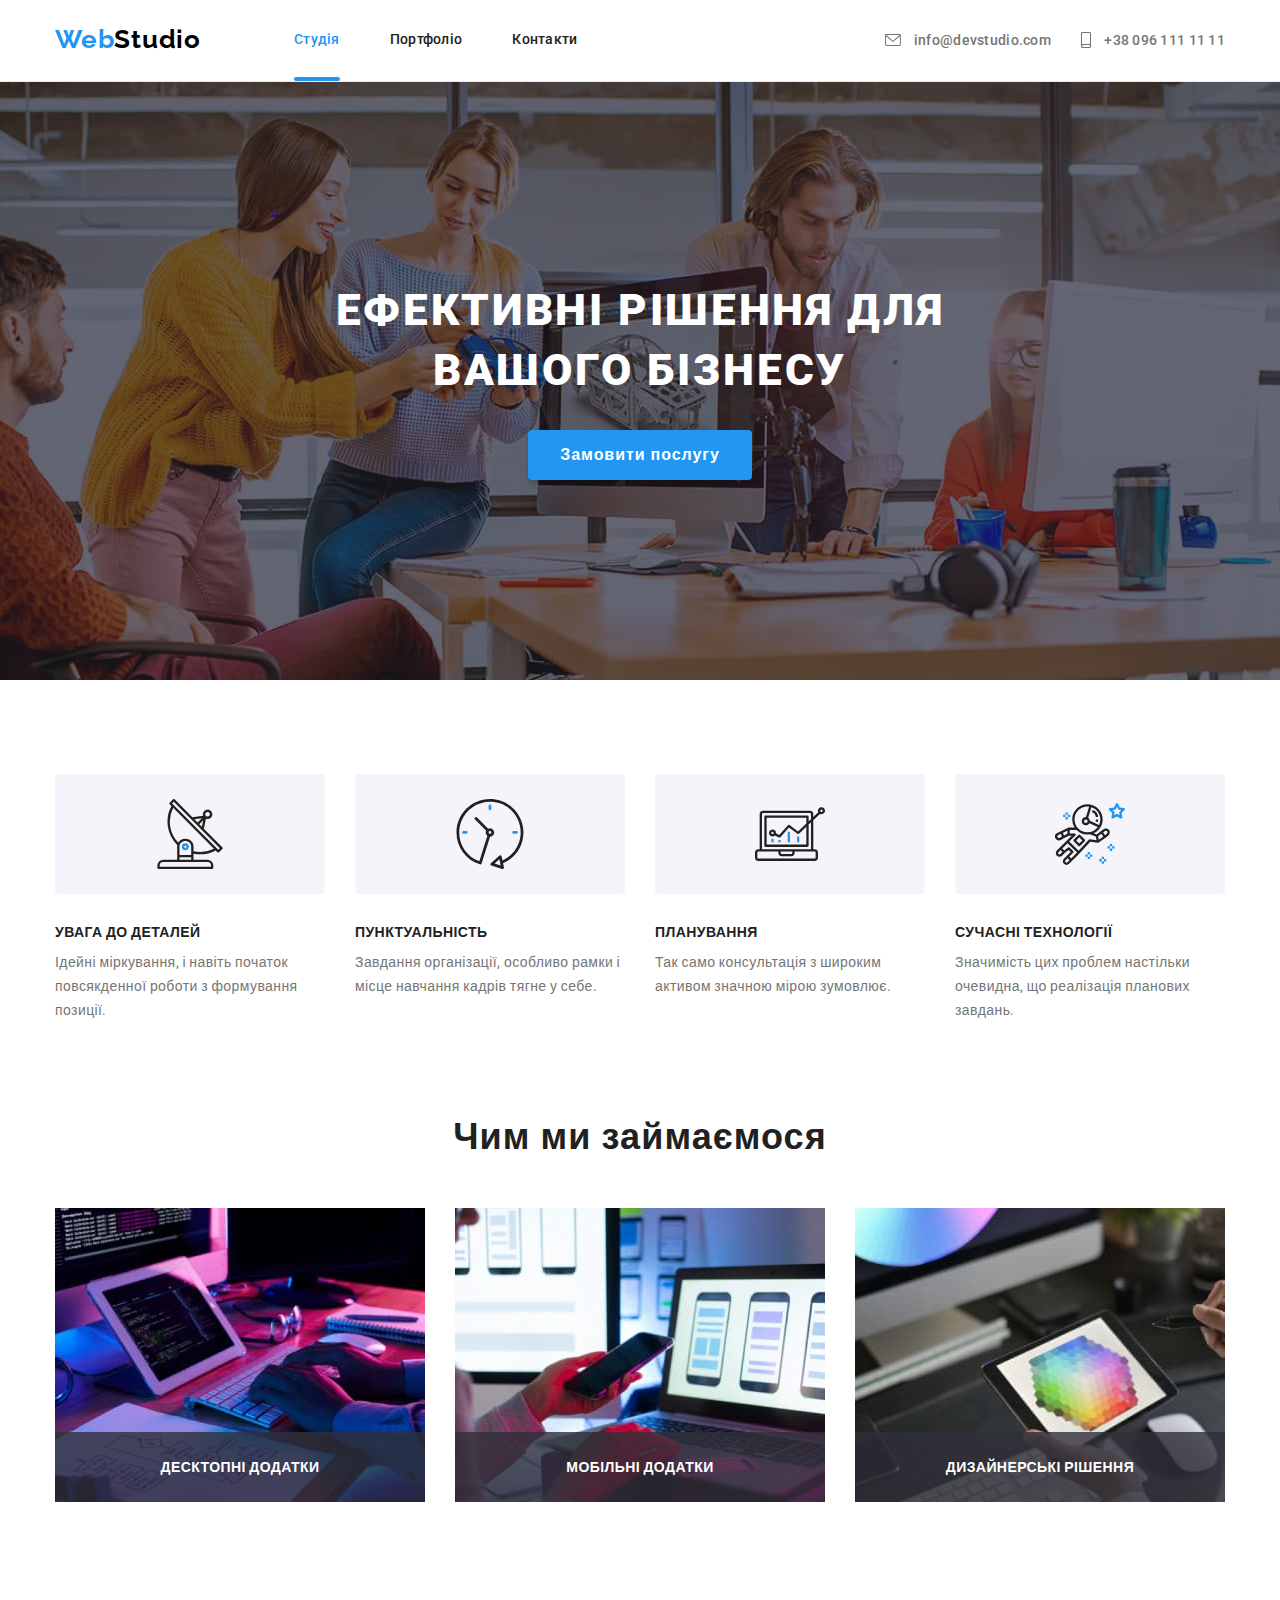
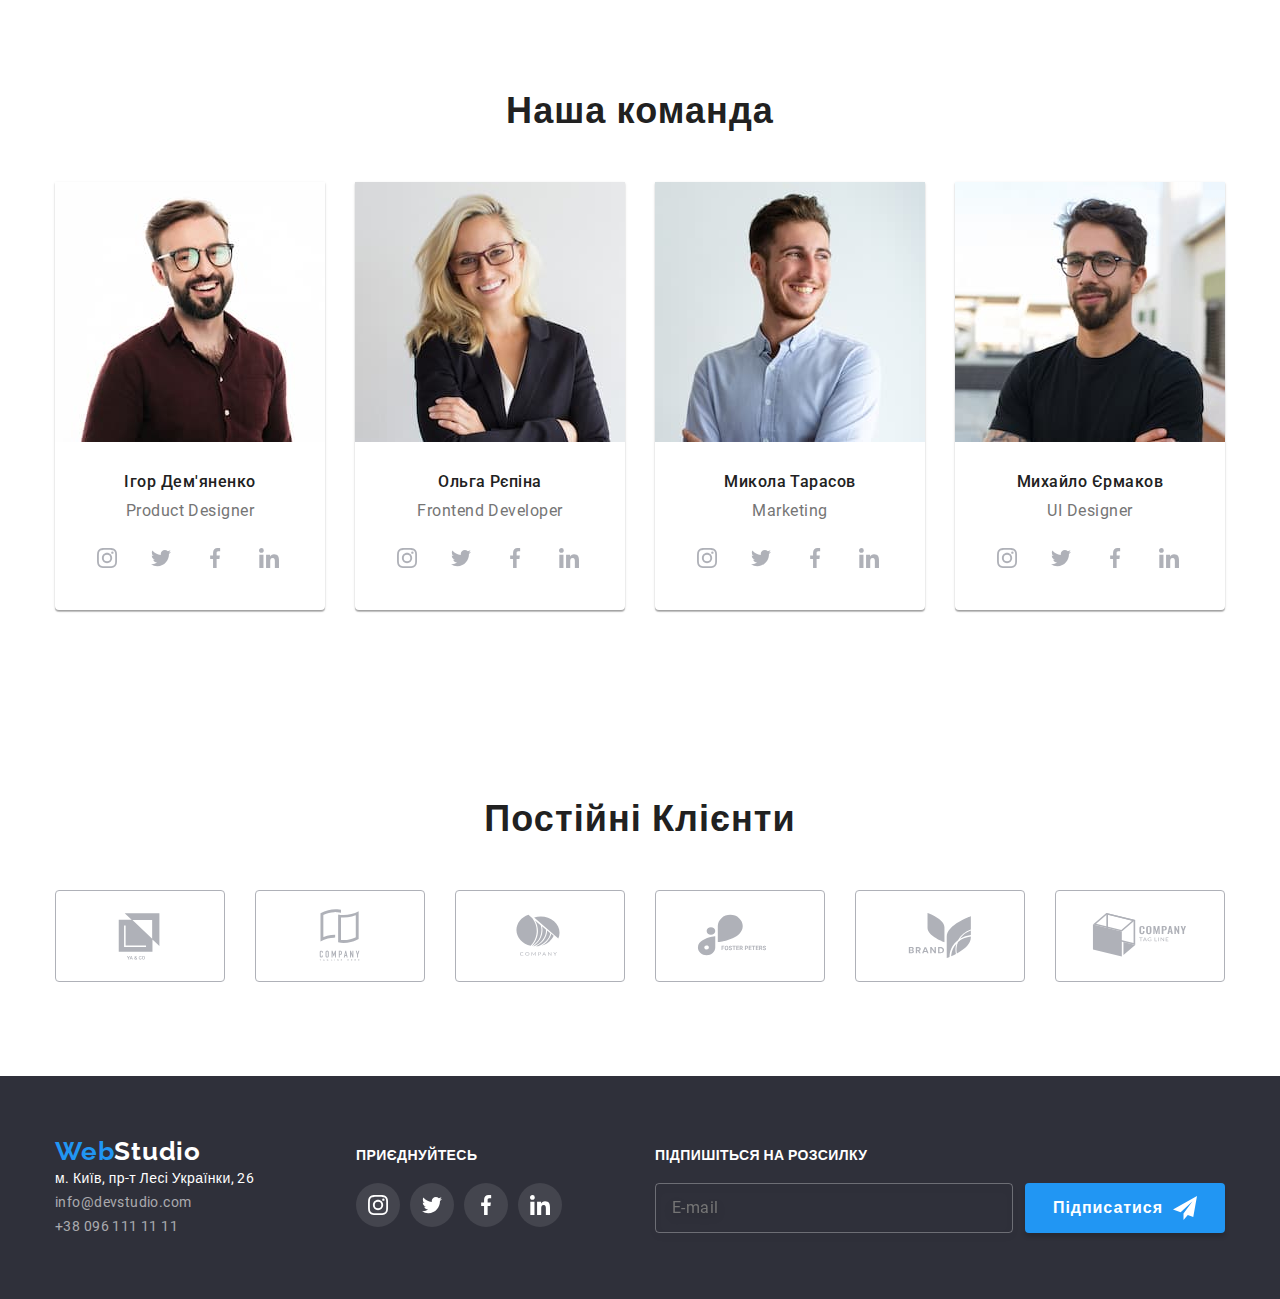
<file: index.html>
<!DOCTYPE html>
<html lang="uk">
  <head>
    <meta charset="UTF-8" />
    <meta http-equiv="X-UA-Compatible" content="IE=edge" />
    <meta name="viewport" content="width=device-width, initial-scale=1.0" />
    <title>Студія</title>
    <link rel="preconnect" href="https://fonts.googleapis.com" />
    <link rel="preconnect" href="https://fonts.gstatic.com" crossorigin />
    <link
      href="https://fonts.googleapis.com/css2?family=Raleway:wght@700&family=Roboto:wght@400;500;700;900&display=swap"
      rel="stylesheet"
    />
    <link rel="stylesheet" href="./css/main.min.css" />
  </head>
  <body class="page-body">
    <header class="header page-body__header">
      <div class="container header__container">
        <nav class="navigation">
          <a class="logo navigation__logo link" href="./index.html" lang="en"
            >Web<span class="logo__accent logo__accent--color-dark">Studio</span></a
          >
          <ul class="menu navigation__menu list">
            <li class="menu__item">
              <a class="menu__link menu__link--active link" href="./index.html">Студія</a>
            </li>
            <li class="menu__item">
              <a class="menu__link link" href="./portfolio.html">Портфоліо</a>
            </li>
            <li class="menu__item"><a class="menu__link link" href="">Контакти </a></li>
          </ul>
        </nav>
        <ul class="connect header__connect list">
          <li class="connect__item">
            <a class="connect__link link" href="mailto:info@devstudio.com">
              <svg class="connect__icon" width="16" height="16">
                <use href="./images/icon-sprite.svg#icon-envelope"></use>
              </svg>
              info@devstudio.com</a
            >
          </li>
          <li class="connect__item">
            <a class="connect__link link" href="tel:+380961111111">
              <svg class="connect__icon" width="10" height="16">
                <use href="./images/icon-sprite.svg#icon-smartphone"></use>
              </svg>
              +38 096 111 11 11</a
            >
          </li>
        </ul>
      </div>
    </header>
    <main class="page-body__main">
      <!-- Ефективні рішення для вашого бізнесу -->
      <section class="section page-body__hero-section">
        <div class="hero">
          <div class="container">
            <h1 class="hero__title title">Ефективні рішення для вашого бізнесу</h1>
            <button class="button hero__button" type="button" data-modal-open>
              Замовити послугу
            </button>
          </div>
        </div>
      </section>
      <!-- Наші особливості -->
      <section class="section page-body__features-section">
        <div class="container">
          <h2 class="visually-hidden">Наші особливості</h2>
          <ul class="cardset icon-cardset list">
            <li class="icon-card">
              <div class="icon-card__illustration">
                <svg width="70" height="70">
                  <use href="./images/icon-sprite.svg#icon-first-feature"></use>
                </svg>
              </div>
              <h3 class="icon-card__title title">Увага до деталей</h3>
              <p class="icon-card__description">
                Ідейні міркування, і навіть початок повсякденної роботи з формування позиції.
              </p>
            </li>
            <li class="icon-card">
              <div class="icon-card__illustration">
                <svg width="70" height="70">
                  <use href="./images/icon-sprite.svg#icon-second-feature"></use>
                </svg>
              </div>
              <h3 class="icon-card__title title">Пунктуальність</h3>
              <p class="icon-card__description">
                Завдання організації, особливо рамки і місце навчання кадрів тягне у себе.
              </p>
            </li>
            <li class="icon-card">
              <div class="icon-card__illustration">
                <svg width="70" height="70">
                  <use href="./images/icon-sprite.svg#icon-third-feature"></use>
                </svg>
              </div>
              <h3 class="icon-card__title title">Планування</h3>
              <p class="icon-card__description">
                Так само консультація з широким активом значною мірою зумовлює.
              </p>
            </li>
            <li class="icon-card">
              <div class="icon-card__illustration">
                <svg width="70" height="70">
                  <use href="./images/icon-sprite.svg#icon-fourth-feature"></use>
                </svg>
              </div>
              <h3 class="icon-card__title title">Сучасні технології</h3>
              <p class="icon-card__description">
                Значимість цих проблем настільки очевидна, що реалізація планових завдань.
              </p>
            </li>
          </ul>
        </div>
      </section>
      <!-- Чим ми займаємося -->
      <section class="section">
        <div class="container">
          <h2 class="section__title title">Чим ми займаємося</h2>
          <ul class="cardset illustration-cardset list">
            <li class="illustration-card">
              <div class="illustration-card__thumb">
                <img
                  class="image"
                  src="./images/main-whatwedo-img-1.jpg"
                  alt="людина пише код"
                  width="370"
                  height="294"
                />
                <div class="illustration-card__overlay">
                  <h3 class="illustration-card__title">Десктопні додатки</h3>
                </div>
              </div>
            </li>
            <li class="illustration-card">
              <div class="illustration-card__thumb">
                <img
                  class="image"
                  src="./images/main-whatwedo-img-2.jpg"
                  alt="людина перевіряю дизайн мобільного застосунку"
                  width="370"
                  height="294"
                />
                <div class="illustration-card__overlay">
                  <h3 class="illustration-card__title">Мобільні додатки</h3>
                </div>
              </div>
            </li>
            <li class="illustration-card">
              <div class="illustration-card__thumb">
                <img
                  class="image"
                  src="./images/main-whatwedo-img-3.jpg"
                  alt="дизайнер обирає колір"
                  width="370"
                  height="294"
                />
                <div class="illustration-card__overlay">
                  <h3 class="illustration-card__title">Дизайнерські рішення</h3>
                </div>
              </div>
            </li>
          </ul>
        </div>
      </section>
      <!-- Наша команда -->
      <section class="section section__team">
        <div class="container">
          <h2 class="section__title title">Наша команда</h2>
          <ul class="cardset people-cardset list">
            <li class="people-card">
              <img
                src="./images/main-ourteam-img-1.jpg"
                alt="фотокартка Ігоря Дем'яненко"
                width="270"
                height="260"
              />
              <div class="people-card__text">
                <h3 class="people-card__title title">Ігор Дем'яненко</h3>
                <p class="people-card__description" lang="en">Product Designer</p>
                <ul class="people-card__socials socials list">
                  <li class="socials__item">
                    <a
                      href=""
                      class="socials__link socials__link--frame-none link outline-remover"
                      target="_blank"
                      rel="noopener noreferrer nofollow"
                      ><svg class="member-soc-icon soc-icon" width="20" height="20">
                        <use href="./images/icon-sprite.svg#icon-instagram"></use></svg
                    ></a>
                  </li>
                  <li class="socials__item">
                    <a
                      href=""
                      class="socials__link socials__link--frame-none link outline-remover"
                      target="_blank"
                      rel="noopener noreferrer nofollow"
                      ><svg class="member-soc-icon soc-icon" width="20" height="20">
                        <use href="./images/icon-sprite.svg#icon-twitter"></use></svg
                    ></a>
                  </li>
                  <li class="socials__item">
                    <a
                      href=""
                      class="socials__link socials__link--frame-none link outline-remover"
                      target="_blank"
                      rel="noopener noreferrer nofollow"
                      ><svg class="member-soc-icon soc-icon" width="20" height="20">
                        <use href="./images/icon-sprite.svg#icon-facebook"></use></svg
                    ></a>
                  </li>
                  <li class="socials__item">
                    <a
                      href=""
                      class="socials__link socials__link--frame-none link outline-remover"
                      target="_blank"
                      rel="noopener noreferrer nofollow"
                      ><svg class="member-soc-icon soc-icon" width="20" height="20">
                        <use href="./images/icon-sprite.svg#icon-linkedin"></use></svg
                    ></a>
                  </li>
                </ul>
              </div>
            </li>
            <li class="people-card">
              <img
                src="./images/main-ourteam-img-2.jpg"
                alt="фотокартка Ольги Рєпіної"
                width="270"
                height="260"
              />
              <div class="people-card__text">
                <h3 class="people-card__title title">Ольга Рєпіна</h3>
                <p class="people-card__description" lang="en">Frontend Developer</p>
                <ul class="people-card__socials socials list">
                  <li class="socials__item">
                    <a
                      href=""
                      class="socials__link socials__link--frame-none link outline-remover"
                      target="_blank"
                      rel="noopener noreferrer nofollow"
                      ><svg class="member-soc-icon soc-icon" width="20" height="20">
                        <use href="./images/icon-sprite.svg#icon-instagram"></use></svg
                    ></a>
                  </li>
                  <li class="socials__item">
                    <a
                      href=""
                      class="socials__link socials__link--frame-none link outline-remover"
                      target="_blank"
                      rel="noopener noreferrer nofollow"
                      ><svg class="member-soc-icon soc-icon" width="20" height="20">
                        <use href="./images/icon-sprite.svg#icon-twitter"></use></svg
                    ></a>
                  </li>
                  <li class="socials__item">
                    <a
                      href=""
                      class="socials__link socials__link--frame-none link outline-remover"
                      target="_blank"
                      rel="noopener noreferrer nofollow"
                      ><svg class="member-soc-icon soc-icon" width="20" height="20">
                        <use href="./images/icon-sprite.svg#icon-facebook"></use></svg
                    ></a>
                  </li>
                  <li class="socials__item">
                    <a
                      href=""
                      class="socials__link socials__link--frame-none link outline-remover"
                      target="_blank"
                      rel="noopener noreferrer nofollow"
                      ><svg class="member-soc-icon soc-icon" width="20" height="20">
                        <use href="./images/icon-sprite.svg#icon-linkedin"></use></svg
                    ></a>
                  </li>
                </ul>
              </div>
            </li>
            <li class="people-card">
              <img
                src="./images/main-ourteam-img-3.jpg"
                alt="фотокартка Миколи Тарасова"
                width="270"
                height="260"
              />
              <div class="people-card__text">
                <h3 class="people-card__title title">Микола Тарасов</h3>
                <p class="people-card__description" lang="en">Marketing</p>
                <ul class="people-card__socials socials list">
                  <li class="socials__item">
                    <a
                      href=""
                      class="socials__link socials__link--frame-none link outline-remover"
                      target="_blank"
                      rel="noopener noreferrer nofollow"
                      ><svg class="member-soc-icon soc-icon" width="20" height="20">
                        <use href="./images/icon-sprite.svg#icon-instagram"></use></svg
                    ></a>
                  </li>
                  <li class="socials__item">
                    <a
                      href=""
                      class="socials__link socials__link--frame-none link outline-remover"
                      target="_blank"
                      rel="noopener noreferrer nofollow"
                      ><svg class="member-soc-icon soc-icon" width="20" height="20">
                        <use href="./images/icon-sprite.svg#icon-twitter"></use></svg
                    ></a>
                  </li>
                  <li class="socials__item">
                    <a
                      href=""
                      class="socials__link socials__link--frame-none link outline-remover"
                      target="_blank"
                      rel="noopener noreferrer nofollow"
                      ><svg class="member-soc-icon soc-icon" width="20" height="20">
                        <use href="./images/icon-sprite.svg#icon-facebook"></use></svg
                    ></a>
                  </li>
                  <li class="socials__item">
                    <a
                      href=""
                      class="socials__link socials__link--frame-none link outline-remover"
                      target="_blank"
                      rel="noopener noreferrer nofollow"
                      ><svg class="member-soc-icon soc-icon" width="20" height="20">
                        <use href="./images/icon-sprite.svg#icon-linkedin"></use></svg
                    ></a>
                  </li>
                </ul>
              </div>
            </li>
            <li class="people-card">
              <img
                src="./images/main-ourteam-img-4.jpg"
                alt="фотокартка Михайла Єрмакова"
                width="270"
                height="260"
              />
              <div class="people-card__text">
                <h3 class="people-card__title title">Михайло Єрмаков</h3>
                <p class="people-card__description" lang="en">
                  <abbr class="abbreviation" title="User interface">UI</abbr> Designer
                </p>
                <ul class="people-card__socials socials list">
                  <li class="socials__item">
                    <a
                      href=""
                      class="socials__link socials__link--frame-none link outline-remover"
                      target="_blank"
                      rel="noopener noreferrer nofollow"
                      ><svg class="member-soc-icon soc-icon" width="20" height="20">
                        <use href="./images/icon-sprite.svg#icon-instagram"></use></svg
                    ></a>
                  </li>
                  <li class="socials__item">
                    <a
                      href=""
                      class="socials__link socials__link--frame-none link outline-remover"
                      target="_blank"
                      rel="noopener noreferrer nofollow"
                      ><svg class="member-soc-icon soc-icon" width="20" height="20">
                        <use href="./images/icon-sprite.svg#icon-twitter"></use></svg
                    ></a>
                  </li>
                  <li class="socials__item">
                    <a
                      href=""
                      class="socials__link socials__link--frame-none link outline-remover"
                      target="_blank"
                      rel="noopener noreferrer nofollow"
                      ><svg class="member-soc-icon soc-icon" width="20" height="20">
                        <use href="./images/icon-sprite.svg#icon-facebook"></use></svg
                    ></a>
                  </li>
                  <li class="socials__item">
                    <a
                      href=""
                      class="socials__link socials__link--frame-none link outline-remover"
                      target="_blank"
                      rel="noopener noreferrer nofollow"
                      ><svg class="member-soc-icon soc-icon" width="20" height="20">
                        <use href="./images/icon-sprite.svg#icon-linkedin"></use></svg
                    ></a>
                  </li>
                </ul>
              </div>
            </li>
          </ul>
        </div>
      </section>
      <!-- Постійні клієнти -->
      <section class="section">
        <div class="container">
          <h2 class="section__title title">Постійні Клієнти</h2>
          <ul class="cardset logo-cardset list">
            <li class="logo-card">
              <a
                href=""
                class="logo-card__link link outline-remover"
                target="_blank"
                rel="noopener noreferrer nofollow"
              >
                <svg class="regularclients-icon" width="106" height="60">
                  <use href="./images/icon-sprite.svg#icon-first-client-logo"></use>
                </svg>
              </a>
            </li>
            <li class="logo-card">
              <a
                href=""
                class="logo-card__link link outline-remover"
                target="_blank"
                rel="noopener noreferrer nofollow"
              >
                <svg class="regularclients-icon" width="106" height="60">
                  <use href="./images/icon-sprite.svg#icon-second-client-logo"></use>
                </svg>
              </a>
            </li>
            <li class="logo-card">
              <a
                href=""
                class="logo-card__link link outline-remover"
                target="_blank"
                rel="noopener noreferrer nofollow"
              >
                <svg class="regularclients-icon" width="106" height="60">
                  <use href="./images/icon-sprite.svg#icon-third-client-logo"></use>
                </svg>
              </a>
            </li>
            <li class="logo-card">
              <a
                href=""
                class="logo-card__link link outline-remover"
                target="_blank"
                rel="noopener noreferrer nofollow"
              >
                <svg class="regularclients-icon" width="106" height="60">
                  <use href="./images/icon-sprite.svg#icon-fourth-client-logo"></use>
                </svg>
              </a>
            </li>
            <li class="logo-card">
              <a
                href=""
                class="logo-card__link link outline-remover"
                target="_blank"
                rel="noopener noreferrer nofollow"
              >
                <svg class="regularclients-icon" width="106" height="60">
                  <use href="./images/icon-sprite.svg#icon-fifth-client-logo"></use>
                </svg>
              </a>
            </li>
            <li class="logo-card">
              <a
                href=""
                class="logo-card__link link outline-remover"
                target="_blank"
                rel="noopener noreferrer nofollow"
              >
                <svg class="regularclients-icon" width="106" height="60">
                  <use href="./images/icon-sprite.svg#icon-sixth-client-logo"></use>
                </svg>
              </a>
            </li>
          </ul>
        </div>
      </section>
    </main>
    <footer class="footer">
      <div class="container footer__columnset">
        <div class="footer__column">
          <a class="logo footer-logo link" href="./index.html" lang="en"
            >Web<span class="logo__accent logo__accent--color-light">Studio</span></a
          >
          <address>
            <ul class="address list">
              <li>
                <a
                  class="address__item address__item--color-white link outline-remover"
                  href="https://goo.gl/maps/ELRzLiQ2vCGN3Ftp9"
                  target="_blank"
                  rel="noopener noreferrer nofollow"
                >
                  м. Київ, пр-т Лесі Українки, 26
                </a>
              </li>
              <li>
                <a class="address__item link outline-remover" href="mailto:info@devstudio.com"
                  >info@devstudio.com</a
                >
              </li>
              <li>
                <a class="address__item link outline-remover" href="tel:+380961111111"
                  >+38 096 111 11 11</a
                >
              </li>
            </ul>
          </address>
        </div>
        <div class="footer__column">
          <p class="footer__title">Приєднуйтесь</p>
          <ul class="socials list">
            <li class="socials__item">
              <a
                href=""
                class="socials__link socials__link--frame-grey link outline-remover"
                target="_blank"
                rel="noopener noreferrer nofollow"
                ><svg class="footer-soc-icon soc-icon" width="20" height="20">
                  <use href="./images/icon-sprite.svg#icon-instagram"></use></svg
              ></a>
            </li>
            <li class="socials__item">
              <a
                href=""
                class="socials__link socials__link--frame-grey link outline-remover"
                target="_blank"
                rel="noopener noreferrer nofollow"
                ><svg class="footer-soc-icon soc-icon" width="20" height="20">
                  <use href="./images/icon-sprite.svg#icon-twitter"></use></svg
              ></a>
            </li>
            <li class="socials__item">
              <a
                href=""
                class="socials__link socials__link--frame-grey link outline-remover"
                target="_blank"
                rel="noopener noreferrer nofollow"
                ><svg class="footer-soc-icon soc-icon" width="20" height="20">
                  <use href="./images/icon-sprite.svg#icon-facebook"></use></svg
              ></a>
            </li>
            <li class="socials__item">
              <a
                href=""
                class="socials__link socials__link--frame-grey link outline-remover"
                target="_blank"
                rel="noopener noreferrer nofollow"
                ><svg class="footer-soc-icon soc-icon" width="20" height="20">
                  <use href="./images/icon-sprite.svg#icon-linkedin"></use></svg
              ></a>
            </li>
          </ul>
        </div>
        <div class="footer__column">
          <p class="footer__title">Підпишіться на розсилку</p>
          <form class="footer__form">
            <input type="email" name="email" class="footer__input" placeholder="E-mail" />
            <button type="submit" class="button button--icon-owner">
              Підписатися<svg class="button__icon" width="24" height="24">
                <use href="./images/icon-sprite.svg#icon-footer-send"></use>
              </svg>
            </button>
          </form>
        </div>
      </div>
    </footer>
    <!-- MODAL -->
    <div class="backdrop page-body__backdrop is-hidden" data-modal>
      <div class="modal">
        <button type="button" data-modal-close class="close-button modal__close-button">
          <svg class="icon icon-close-button" width="18" height="18">
            <use href="./images/icon-sprite.svg#icon-close-button"></use>
          </svg>
        </button>
        <p class="modal__title title">Залиште свої дані, ми вам передзвонимо</p>
        <form class="form">
          <ul class="form__fieldset list">
            <li class="form-item form__item">
              <label
                ><span class="form-item__name">Ім'я</span
                ><span class="form-item__wrap">
                  <input type="text" name="name" class="form-item__field" required />
                  <svg class="form-item__icon" width="18" height="18">
                    <use href="./images/icon-sprite.svg#icon-modal-name"></use>
                  </svg> </span
              ></label>
            </li>
            <li class="form-item form__item">
              <label
                ><span class="form-item__name">Телефон</span
                ><span class="form-item__wrap">
                  <input type="tel" name="phone" class="form-item__field" required />
                  <svg class="form-item__icon" width="18" height="18">
                    <use href="./images/icon-sprite.svg#icon-modal-tel"></use></svg></span
              ></label>
            </li>
            <li class="form-item form__item">
              <label
                ><span class="form-item__name">Пошта</span
                ><span class="form-item__wrap"
                  ><input type="email" name="email" class="form-item__field" required /><svg
                    class="form-item__icon"
                    width="18"
                    height="18"
                  >
                    <use href="./images/icon-sprite.svg#icon-modal-email"></use></svg></span
              ></label>
            </li>
            <li class="form-item form__item">
              <label
                ><span class="form-item__name">Коментар</span
                ><textarea
                  placeholder="Введіть текст"
                  name="coment"
                  class="form-item__field form-item__field--type-textarea"
                ></textarea>
              </label>
            </li>
          </ul>
          <div class="agreement form__agreement">
            <label class="agreement__label">
              <input
                type="checkbox"
                value="agreement"
                class="visually-hidden agreement__checkbox-engine"
                required
              />
              <svg
                class="agreement__checkbox-icon agreement__checkbox-icon--unchecked"
                width="16"
                height="15"
              >
                <use href="./images/icon-sprite.svg#icon-modal-checkbox-empty"></use>
              </svg>
              <svg
                class="agreement__checkbox-icon agreement__checkbox-icon--checked"
                width="16"
                height="15"
              >
                <use href="./images/icon-sprite.svg#icon-modal-checkbox"></use>
              </svg>
              <span class="agreement__text">
                Погоджуюся з розсилкою та приймаю
                <a href="" class="agreement__link">Умови договору</a>
              </span>
            </label>
          </div>
          <div class="form__button-wrapper">
            <button type="submit" class="button">Відправити</button>
          </div>
        </form>
      </div>
    </div>
    <!-- Script -->
    <script src="./js/modal.js"></script>
  </body>
</html>
</file>
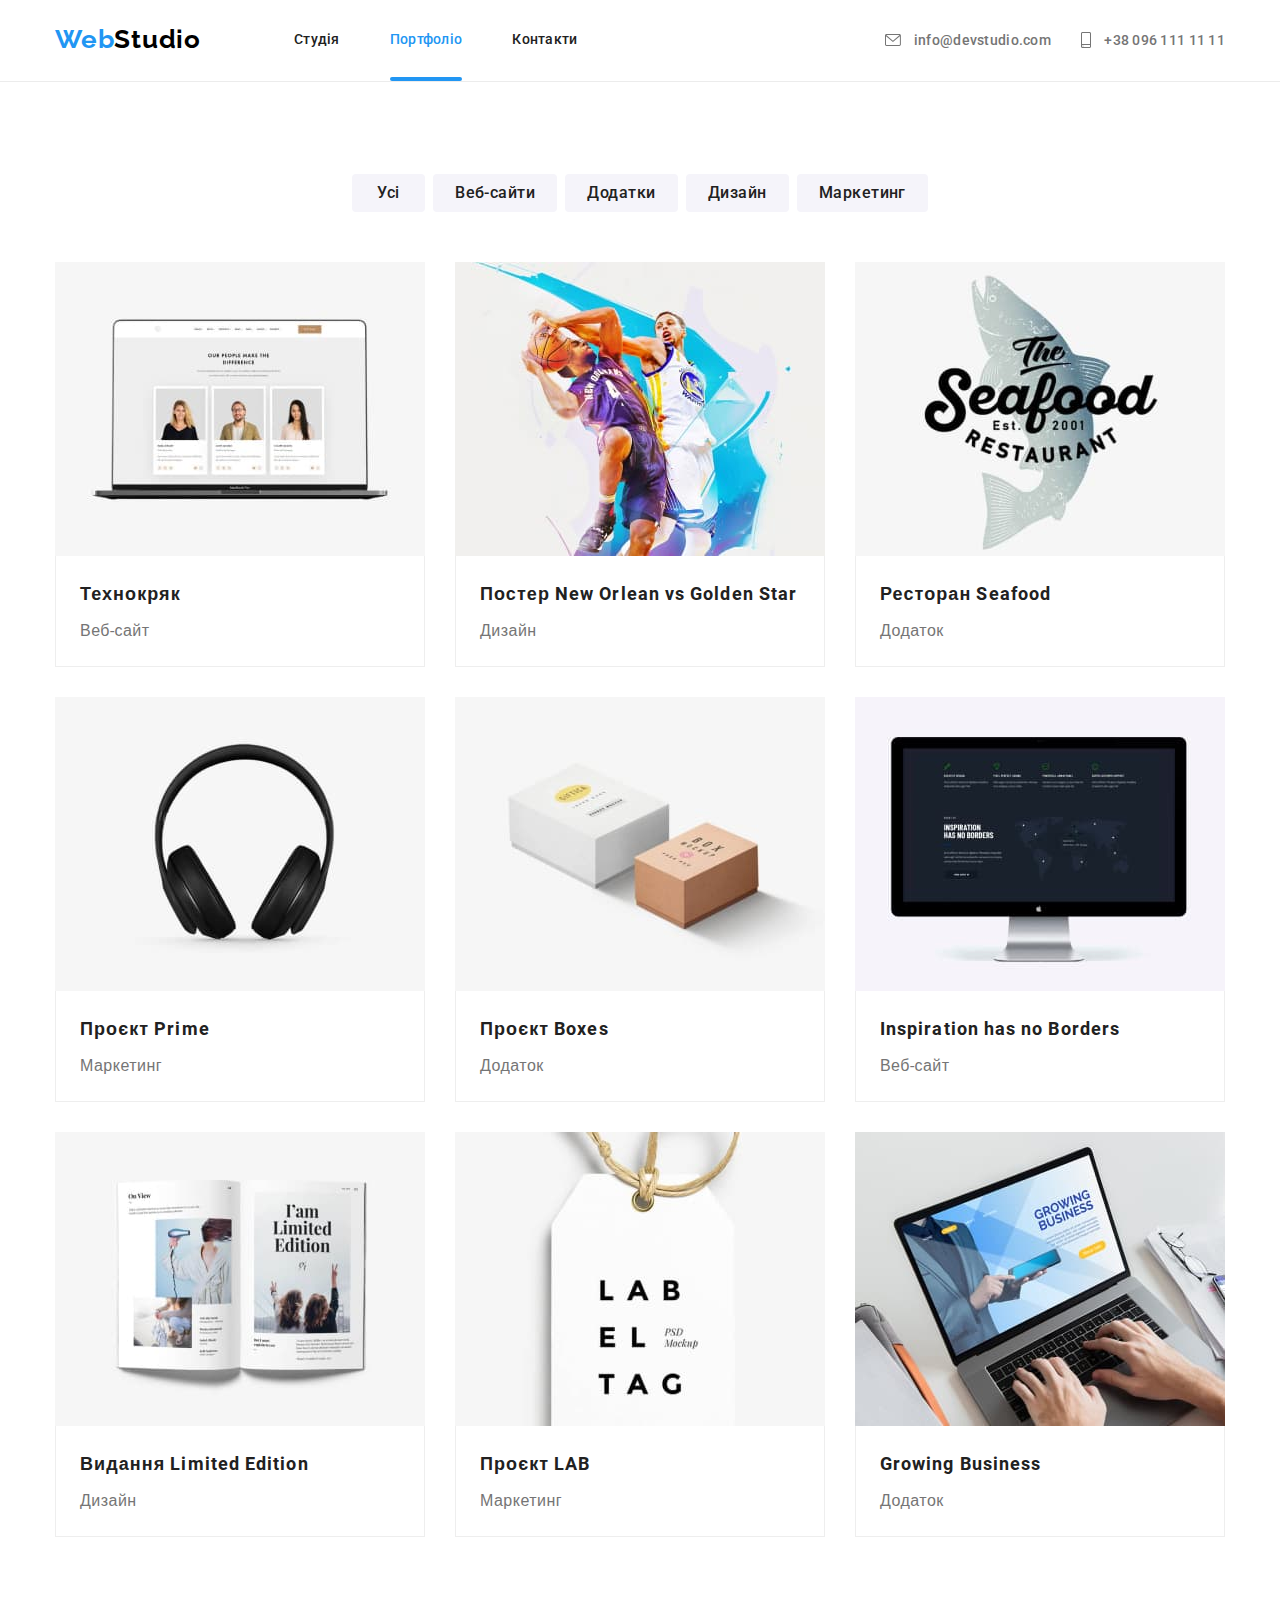
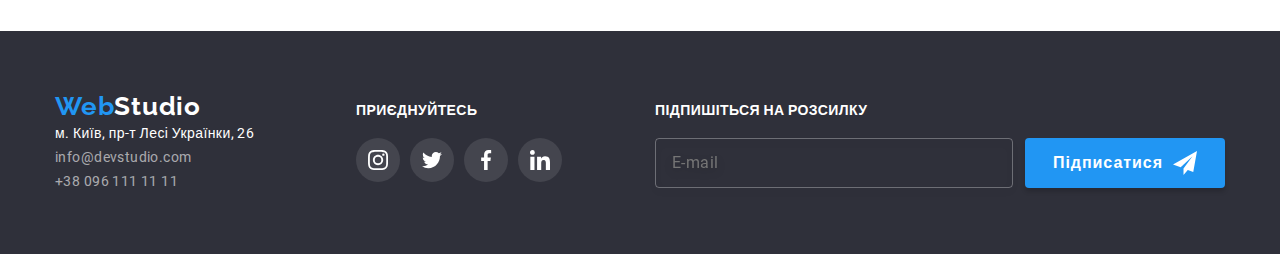
<file: portfolio.html>
<!DOCTYPE html>
<html lang="uk">
  <head>
    <meta charset="UTF-8" />
    <meta http-equiv="X-UA-Compatible" content="IE=edge" />
    <meta name="viewport" content="width=device-width, initial-scale=1.0" />
    <title>Портфоліо</title>
    <link rel="preconnect" href="https://fonts.googleapis.com" />
    <link rel="preconnect" href="https://fonts.gstatic.com" crossorigin />
    <link
      href="https://fonts.googleapis.com/css2?family=Raleway:wght@700&family=Roboto:wght@400;500;700;900&display=swap"
      rel="stylesheet"
    />
    <link rel="stylesheet" href="./css/main.min.css" />
  </head>
  <body class="page-body">
    <header class="header page-body__header">
      <div class="container header__container">
        <nav class="navigation">
          <a class="logo navigation__logo link" href="./index.html" lang="en"
            >Web<span class="logo__accent logo__accent--color-dark">Studio</span></a
          >
          <ul class="menu navigation__menu list">
            <li class="menu__item">
              <a class="menu__link link" href="./index.html">Студія</a>
            </li>
            <li class="menu__item">
              <a class="menu__link menu__link--active link" href="./portfolio.html">Портфоліо</a>
            </li>
            <li class="menu__item"><a class="menu__link link" href="">Контакти </a></li>
          </ul>
        </nav>
        <ul class="connect header__connect list">
          <li class="connect__item">
            <a class="connect__link link" href="mailto:info@devstudio.com">
              <svg class="connect__icon" width="16" height="16">
                <use href="./images/icon-sprite.svg#icon-envelope"></use>
              </svg>
              info@devstudio.com</a
            >
          </li>
          <li class="connect__item">
            <a class="connect__link link" href="tel:+380961111111">
              <svg class="connect__icon" width="10" height="16">
                <use href="./images/icon-sprite.svg#icon-smartphone"></use>
              </svg>
              +38 096 111 11 11</a
            >
          </li>
        </ul>
      </div>
    </header>
    <main class="page-body__main">
      <!-- Портфоліо -->
      <section class="section">
        <div class="container portfolio">
          <h1 class="visually-hidden">Портфоліо</h1>
          <ul class="filter portfolio__filter list">
            <li class="filter__item">
              <button class="filter__btn outline-remover" type="button">Усі</button>
            </li>
            <li class="filter__item">
              <button class="filter__btn outline-remover" type="button">Веб-сайти</button>
            </li>
            <li class="filter__item">
              <button class="filter__btn outline-remover" type="button">Додатки</button>
            </li>
            <li class="filter__item">
              <button class="filter__btn outline-remover" type="button">Дизайн</button>
            </li>
            <li class="filter__item">
              <button class="filter__btn outline-remover" type="button">Маркетинг</button>
            </li>
          </ul>
          <ul class="cardset product-cardset list">
            <li class="product-card">
              <a href="" class="product-card__link link outline-remover">
                <div class="product-card__thumb">
                  <img
                    src="./images/portfolio-img-1.jpg"
                    alt="демонстрація сайту на ноутбуці"
                    width="370"
                    height="294"
                  />
                  <div class="product-card__overlay">
                    <p class="product-card__story">
                      Ресурс пропонує комплексні пропозиції з різним рівнем функціоналу та сервісів.
                      Все це дозволить відвідувачу отримати вичерпні відомості про компанію чи
                      приватну особу.
                    </p>
                  </div>
                </div>
                <div class="product-card__text">
                  <h2 class="product-card__title title">Технокряк</h2>
                  <p class="product-card__description">Веб-сайт</p>
                </div>
              </a>
            </li>
            <li class="product-card">
              <a href="" class="product-card__link link outline-remover">
                <div class="product-card__thumb">
                  <img
                    src="./images/portfolio-img-2.jpg"
                    alt="постер команди"
                    width="370"
                    height="294"
                  />
                  <div class="product-card__overlay">
                    <p class="product-card__story">
                      Ресурс пропонує комплексні пропозиції з різним рівнем функціоналу та сервісів.
                      Все це дозволить відвідувачу отримати вичерпні відомості про компанію чи
                      приватну особу.
                    </p>
                  </div>
                </div>
                <div class="product-card__text">
                  <h2 class="product-card__title title">
                    Постер <span lang="en">New Orlean vs Golden Star</span>
                  </h2>
                  <p class="product-card__description">Дизайн</p>
                </div>
              </a>
            </li>
            <li class="product-card">
              <a href="" class="product-card__link link outline-remover">
                <div class="product-card__thumb">
                  <img
                    src="./images/portfolio-img-3.jpg"
                    alt="логотип ресторану"
                    width="370"
                    height="294"
                  />
                  <div class="product-card__overlay">
                    <p class="product-card__story">
                      Ресурс пропонує комплексні пропозиції з різним рівнем функціоналу та сервісів.
                      Все це дозволить відвідувачу отримати вичерпні відомості про компанію чи
                      приватну особу.
                    </p>
                  </div>
                </div>
                <div class="product-card__text">
                  <h2 class="product-card__title title">Ресторан <span lang="en">Seafood</span></h2>
                  <p class="product-card__description">Додаток</p>
                </div>
              </a>
            </li>
            <li class="product-card">
              <a href="" class="product-card__link link outline-remover">
                <div class="product-card__thumb">
                  <img
                    src="./images/portfolio-img-4.jpg"
                    alt="навушники"
                    width="370"
                    height="294"
                  />
                  <div class="product-card__overlay">
                    <p class="product-card__story">
                      Ресурс пропонує комплексні пропозиції з різним рівнем функціоналу та сервісів.
                      Все це дозволить відвідувачу отримати вичерпні відомості про компанію чи
                      приватну особу.
                    </p>
                  </div>
                </div>
                <div class="product-card__text">
                  <h2 class="product-card__title title">Проєкт <span lang="en">Prime</span></h2>
                  <p class="product-card__description">Маркетинг</p>
                </div>
              </a>
            </li>
            <li class="product-card">
              <a href="" class="product-card__link link outline-remover">
                <div class="product-card__thumb">
                  <img
                    src="./images/portfolio-img-5.jpg"
                    alt="дві коробки"
                    width="370"
                    height="294"
                  />
                  <div class="product-card__overlay">
                    <p class="product-card__story">
                      Ресурс пропонує комплексні пропозиції з різним рівнем функціоналу та сервісів.
                      Все це дозволить відвідувачу отримати вичерпні відомості про компанію чи
                      приватну особу.
                    </p>
                  </div>
                </div>
                <div class="product-card__text">
                  <h2 class="product-card__title title">Проєкт <span lang="en">Boxes</span></h2>
                  <p class="product-card__description">Додаток</p>
                </div>
              </a>
            </li>
            <li class="product-card">
              <a href="" class="product-card__link link outline-remover">
                <div class="product-card__thumb">
                  <img
                    src="./images/portfolio-img-6.jpg"
                    alt="демонстрація сайту на екрані компʼютера"
                    width="370"
                    height="294"
                  />
                  <div class="product-card__overlay">
                    <p class="product-card__story">
                      Ресурс пропонує комплексні пропозиції з різним рівнем функціоналу та сервісів.
                      Все це дозволить відвідувачу отримати вичерпні відомості про компанію чи
                      приватну особу.
                    </p>
                  </div>
                </div>
                <div class="product-card__text">
                  <h2 class="product-card__title title">
                    <span lang="en">Inspiration has no Borders</span>
                  </h2>
                  <p class="product-card__description">Веб-сайт</p>
                </div>
              </a>
            </li>
            <li class="product-card">
              <a href="" class="product-card__link link outline-remover">
                <div class="product-card__thumb">
                  <img
                    src="./images/portfolio-img-7.jpg"
                    alt="розгорнутий журнал"
                    width="370"
                    height="294"
                  />
                  <div class="product-card__overlay">
                    <p class="product-card__story">
                      Ресурс пропонує комплексні пропозиції з різним рівнем функціоналу та сервісів.
                      Все це дозволить відвідувачу отримати вичерпні відомості про компанію чи
                      приватну особу.
                    </p>
                  </div>
                </div>
                <div class="product-card__text">
                  <h2 class="product-card__title title">Видання <span>Limited Edition</span></h2>
                  <p class="product-card__description">Дизайн</p>
                </div>
              </a>
            </li>
            <li class="product-card">
              <a href="" class="product-card__link link outline-remover">
                <div class="product-card__thumb">
                  <img
                    src="./images/portfolio-img-8.jpg"
                    alt="бейдж з картону"
                    width="370"
                    height="294"
                  />
                  <div class="product-card__overlay">
                    <p class="product-card__story">
                      Ресурс пропонує комплексні пропозиції з різним рівнем функціоналу та сервісів.
                      Все це дозволить відвідувачу отримати вичерпні відомості про компанію чи
                      приватну особу.
                    </p>
                  </div>
                </div>
                <div class="product-card__text">
                  <h2 class="product-card__title title">Проєкт <span lang="en">LAB</span></h2>
                  <p class="product-card__description">Маркетинг</p>
                </div>
              </a>
            </li>
            <li class="product-card">
              <a href="" class="product-card__link link outline-remover">
                <div class="product-card__thumb">
                  <img
                    src="./images/portfolio-img-9.jpg"
                    alt="демонстрація додатку на ноутбуці"
                    width="370"
                    height="294"
                  />
                  <div class="product-card__overlay">
                    <p class="product-card__story">
                      Ресурс пропонує комплексні пропозиції з різним рівнем функціоналу та сервісів.
                      Все це дозволить відвідувачу отримати вичерпні відомості про компанію чи
                      приватну особу.
                    </p>
                  </div>
                </div>
                <div class="product-card__text">
                  <h2 class="product-card__title title">
                    <span lang="en">Growing Business</span>
                  </h2>
                  <p class="product-card__description">Додаток</p>
                </div>
              </a>
            </li>
          </ul>
        </div>
      </section>
    </main>
    <footer class="footer">
      <div class="container footer__columnset">
        <div class="footer__column">
          <a class="logo footer-logo link" href="./index.html" lang="en"
            >Web<span class="logo__accent--color-light">Studio</span></a
          >
          <address>
            <ul class="address list">
              <li>
                <a
                  class="address__item address__item--color-white link outline-remover"
                  href="https://goo.gl/maps/ELRzLiQ2vCGN3Ftp9"
                  target="_blank"
                  rel="noopener noreferrer nofollow"
                >
                  м. Київ, пр-т Лесі Українки, 26
                </a>
              </li>
              <li>
                <a class="address__item link outline-remover" href="mailto:info@devstudio.com"
                  >info@devstudio.com</a
                >
              </li>
              <li>
                <a class="address__item link outline-remover" href="tel:+380961111111"
                  >+38 096 111 11 11</a
                >
              </li>
            </ul>
          </address>
        </div>
        <div class="footer__column">
          <h2 class="footer__title">Приєднуйтесь</h2>
          <ul class="socials list">
            <li class="socials__item">
              <a
                href=""
                class="socials__link socials__link--frame-grey link outline-remover"
                target="_blank"
                rel="noopener noreferrer nofollow"
                ><svg class="footer-soc-icon soc-icon" width="20" height="20">
                  <use href="./images/icon-sprite.svg#icon-instagram"></use></svg
              ></a>
            </li>
            <li class="socials__item">
              <a
                href=""
                class="socials__link socials__link--frame-grey link outline-remover"
                target="_blank"
                rel="noopener noreferrer nofollow"
                ><svg class="footer-soc-icon soc-icon" width="20" height="20">
                  <use href="./images/icon-sprite.svg#icon-twitter"></use></svg
              ></a>
            </li>
            <li class="socials__item">
              <a
                href=""
                class="socials__link socials__link--frame-grey link outline-remover"
                target="_blank"
                rel="noopener noreferrer nofollow"
                ><svg class="footer-soc-icon soc-icon" width="20" height="20">
                  <use href="./images/icon-sprite.svg#icon-facebook"></use></svg
              ></a>
            </li>
            <li class="socials__item">
              <a
                href=""
                class="socials__link socials__link--frame-grey link outline-remover"
                target="_blank"
                rel="noopener noreferrer nofollow"
                ><svg class="footer-soc-icon soc-icon" width="20" height="20">
                  <use href="./images/icon-sprite.svg#icon-linkedin"></use></svg
              ></a>
            </li>
          </ul>
        </div>
        <div class="footer__column">
          <h2 class="footer__title">
            <label for="footer-email-input">Підпишіться на розсилку</label>
          </h2>
          <form class="footer__form">
            <input
              type="email"
              name="email"
              class="footer__input"
              id="footer-email-input"
              placeholder="E-mail"
            /><button type="submit" class="button button--icon-owner">
              Підписатися<svg class="button__icon" width="24" height="24">
                <use href="./images/icon-sprite.svg#icon-footer-send"></use>
              </svg>
            </button>
          </form>
        </div>
      </div>
    </footer>
  </body>
</html>
</file>
<file: css/main.min.css>
@font-face{font-family:"Roboto";font-style:normal;font-weight:400;src:url("../../fonts/roboto-v30-latin-regular.eot");src:local(""),url("../../fonts/roboto-v30-latin-regular.eot?#iefix") format("embedded-opentype"),url("../../fonts/roboto-v30-latin-regular.woff2") format("woff2"),url("../../fonts/roboto-v30-latin-regular.woff") format("woff"),url("../../fonts/roboto-v30-latin-regular.ttf") format("truetype"),url("../../fonts/roboto-v30-latin-regular.svg#Roboto") format("svg")}@font-face{font-family:"Roboto";font-style:normal;font-weight:700;src:url("../../fonts/roboto-v30-latin-700.eot");src:local(""),url("../../fonts/roboto-v30-latin-700.eot?#iefix") format("embedded-opentype"),url("../../fonts/roboto-v30-latin-700.woff2") format("woff2"),url("../../fonts/roboto-v30-latin-700.woff") format("woff"),url("../../fonts/roboto-v30-latin-700.ttf") format("truetype"),url("../../fonts/roboto-v30-latin-700.svg#Roboto") format("svg")}@font-face{font-family:"Raleway";font-style:normal;font-weight:400;src:url("../../fonts/raleway-v28-latin-regular.eot");src:local(""),url("../../fonts/raleway-v28-latin-regular.eot?#iefix") format("embedded-opentype"),url("../../fonts/raleway-v28-latin-regular.woff2") format("woff2"),url("../../fonts/raleway-v28-latin-regular.woff") format("woff"),url("../../fonts/raleway-v28-latin-regular.ttf") format("truetype"),url("../../fonts/raleway-v28-latin-regular.svg#Raleway") format("svg")}@font-face{font-family:"Raleway";font-style:normal;font-weight:500;src:url("../../fonts/raleway-v28-latin-500.eot");src:local(""),url("../../fonts/raleway-v28-latin-500.eot?#iefix") format("embedded-opentype"),url("../../fonts/raleway-v28-latin-500.woff2") format("woff2"),url("../../fonts/raleway-v28-latin-500.woff") format("woff"),url("../../fonts/raleway-v28-latin-500.ttf") format("truetype"),url("../../fonts/raleway-v28-latin-500.svg#Raleway") format("svg")}@font-face{font-family:"Raleway";font-style:normal;font-weight:700;src:url("../../fonts/raleway-v28-latin-700.eot");src:local(""),url("../../fonts/raleway-v28-latin-700.eot?#iefix") format("embedded-opentype"),url("../../fonts/raleway-v28-latin-700.woff2") format("woff2"),url("../../fonts/raleway-v28-latin-700.woff") format("woff"),url("../../fonts/raleway-v28-latin-700.ttf") format("truetype"),url("../../fonts/raleway-v28-latin-700.svg#Raleway") format("svg")}@font-face{font-family:"Raleway";font-style:normal;font-weight:900;src:url("../../fonts/raleway-v28-latin-900.eot");src:local(""),url("../../fonts/raleway-v28-latin-900.eot?#iefix") format("embedded-opentype"),url("../../fonts/raleway-v28-latin-900.woff2") format("woff2"),url("../../fonts/raleway-v28-latin-900.woff") format("woff"),url("../../fonts/raleway-v28-latin-900.ttf") format("truetype"),url("../../fonts/raleway-v28-latin-900.svg#Raleway") format("svg")}*,::before,::after{box-sizing:border-box}html{-moz-tab-size:4;-o-tab-size:4;tab-size:4}html{line-height:1.15;-webkit-text-size-adjust:100%}body{margin:0}body{font-family:system-ui,-apple-system,"Segoe UI",Roboto,Helvetica,Arial,sans-serif,"Apple Color Emoji","Segoe UI Emoji"}hr{height:0;color:inherit}abbr[title]{-webkit-text-decoration:underline dotted;text-decoration:underline dotted}b,strong{font-weight:bolder}code,kbd,samp,pre{font-family:ui-monospace,SFMono-Regular,Consolas,"Liberation Mono",Menlo,monospace;font-size:1em}small{font-size:80%}sub,sup{font-size:75%;line-height:0;position:relative;vertical-align:baseline}sub{bottom:-0.25em}sup{top:-0.5em}table{text-indent:0;border-color:inherit}button,input,optgroup,select,textarea{font-family:inherit;font-size:100%;line-height:1.15;margin:0}button,select{text-transform:none}button,[type=button],[type=reset],[type=submit]{-webkit-appearance:button}::-moz-focus-inner{border-style:none;padding:0}:-moz-focusring{outline:1px dotted ButtonText}:-moz-ui-invalid{box-shadow:none}legend{padding:0}progress{vertical-align:baseline}::-webkit-inner-spin-button,::-webkit-outer-spin-button{height:auto}[type=search]{-webkit-appearance:textfield;outline-offset:-2px}::-webkit-search-decoration{-webkit-appearance:none}::-webkit-file-upload-button{-webkit-appearance:button;font:inherit}summary{display:list-item}p,h1,h2,h3,h4,h5,h6{margin:0}ol,ul{margin:0;padding-left:0}img{display:block;max-width:100%;height:auto}abbr[title]{text-decoration:none}.list{list-style-type:none}.link{text-decoration:none;color:inherit}:root{--main-transition: 250ms cubic-bezier(0.4, 0, 0.2, 1);--header-border-color: #ececec;--primary-text-color: #757575;--title-text-color: #212121;--accent-color: #2196f3;--main-btn-active-color: #188ce8;--white-text-color: #ffffff;--active-button-text-color: #ffffff;--whatwedo-overlay-bg-color: rgba(47, 48, 58, 0.8);--card-bg-color: #ffffff;--main-bg-color: #ffffff;--secondary-bg-color: #f5f4fa;--dark-bg-color: #2f303a;--hero-reserv-bg-color: #c4c4c4;--unactive-button-bg-color: #f5f4fa;--footer-address-secondary-color: rgba(255, 255, 255, 0.6);--main-black-color: #000000;--portfolio-card-border-color: #eeeeee;--unactive-svg-color: #afb1b8;--unactive-footer-svg-bg-color: rgba(255, 255, 255, 0.1);--portfolio-overlay-bg-color: rgba(33, 150, 243, 0.9)}.visually-hidden{position:absolute;white-space:nowrap;width:1px;height:1px;overflow:hidden;border:0;padding:0;clip:rect(0 0 0 0);-webkit-clip-path:inset(50%);clip-path:inset(50%);margin:-1px}.outline-remover{outline:inherit}.logo{display:inline-block;font-family:"Raleway",sans-serif;font-style:normal;font-size:26px;line-height:1.1923076923;font-weight:700;letter-spacing:.03em;color:var(--accent-color)}.logo__accent--color-dark{color:var(--main-black-color)}.logo__accent--color-light{color:var(--white-text-color)}.button{padding-top:10px;padding-bottom:10px;min-width:200px;font-family:inherit;font-size:16px;line-height:1.875;font-weight:700;letter-spacing:.06em;border:rgba(0,0,0,0);border-radius:4px;cursor:pointer;transition:background-color var(--main-transition);background-color:var(--accent-color);color:var(--active-button-text-color);box-shadow:0px 4px 4px rgba(0,0,0,.15);border-radius:4px}.button--icon-owner{display:flex;align-items:center;justify-content:center;gap:10px}.button:hover{background-color:var(--main-btn-active-color)}.button:focus{background-color:var(--main-btn-active-color)}.button__icon{fill:var(--active-button-text-color)}.cardset{display:flex;flex-wrap:wrap;gap:30px}.socials{display:flex;gap:10px}.socials__item{height:44px;width:44px}.socials__link{display:flex;align-items:center;justify-content:center;height:100%;width:100%;transition:color var(--main-transition),background-color var(--main-transition);border-radius:50%;background-color:rgba(0,0,0,0);fill:currentColor}.socials__link:hover{color:var(--active-button-text-color);background-color:var(--accent-color)}.socials__link:focus{color:var(--active-button-text-color);background-color:var(--accent-color)}.socials__link--frame-none{color:var(--unactive-svg-color);background-color:rgba(0,0,0,0)}.socials__link--frame-grey{color:var(--white-text-color);background-color:var(--unactive-footer-svg-bg-color)}.form__fieldset{margin-bottom:20px}.form__item:not(:last-child){margin-bottom:10px}.form__agreement{margin-bottom:30px}.form__button-wrapper{display:flex;align-items:center;justify-content:center}.form-item__name{display:block;margin-bottom:4px;font-size:12px;line-height:1.1666666667;letter-spacing:.01em;-webkit-user-select:none;-moz-user-select:none;-ms-user-select:none;user-select:none}.form-item__wrap{position:relative}.form-item__field{display:block;width:100%;height:40px;padding:0 42px;font-size:12px;line-height:1.1666666667;letter-spacing:.01em;border:1px solid;border-color:rgba(33,33,33,.2);border-radius:4px;outline:rgba(0,0,0,0);transition:border-color var(--main-transition)}.form-item__field--type-textarea{resize:none;height:120px;padding:12px 16px}.form-item__field:focus{border-color:var(--accent-color)}.form-item__icon{position:absolute;top:50%;left:12px;transform:translate(0, -50%) scale(1);transition:fill var(--main-transition)}.form-item__field:focus+.form-item__icon{fill:var(--accent-color)}.agreement{padding-left:14px}.agreement__label{position:relative;font-size:14px;line-height:1.7142857143;letter-spacing:.03em}.agreement__text{margin-left:22px;-webkit-user-select:none;-moz-user-select:none;-ms-user-select:none;user-select:none}.agreement__link{color:var(--accent-color);-webkit-text-decoration-skip-ink:none;text-decoration-skip-ink:none}.agreement__checkbox-engine{top:57%;left:2.5px;transform:translate(0, -50%) scale(1);width:unset;height:unset}.agreement__checkbox-icon{position:absolute;top:50%;left:0;transform:translateY(-50%);transition:color var(--main-transition)}.agreement__checkbox-icon--checked{background-color:var(--accent-color);border-color:#fff;border-radius:2px;fill:currentColor;color:var(--white-text-color)}.agreement__checkbox-engine:not(:checked)~.agreement__checkbox-icon--checked{opacity:0}.agreement__checkbox-icon--unchecked{fill:currentColor;color:var(--title-text-color)}.agreement__checkbox-engine:checked~.agreement__checkbox-icon--unchecked{opacity:0}.agreement__checkbox-engine:focus~.agreement__checkbox-icon--unchecked{color:var(--accent-color)}.page-body{font-family:"Roboto",sans-serif;background-color:var(--main-bg-color);color:var(--primary-text-color)}.section{padding-top:94px;padding-bottom:94px}.page-body__main{padding-top:80px}.page-body__header{position:fixed;top:0;left:0;z-index:2}.page-body__hero-section{padding-top:0;padding-bottom:0}.page-body__features-section{padding-bottom:0}.page-body__team-section{background-color:var(--secondary-bg-color)}.page-body__backdrop{z-index:3}.section__title{margin-bottom:50px;font-size:36px;line-height:1.17;text-align:center;letter-spacing:.03em}.title{color:var(--title-text-color)}.container{width:1200px;margin-left:auto;margin-right:auto;padding-left:15px;padding-right:15px}.header{width:100vw;border-bottom:solid 1px;background-color:var(--main-bg-color);border-color:var(--header-border-color)}.header__container{display:flex;align-items:center;justify-content:center}.navigation{display:flex;align-items:center;justify-content:center}.navigation__logo{padding-top:24px;padding-bottom:25px}.navigation__menu{margin-left:93px}.menu{display:flex;align-items:center;justify-content:center}.menu__item{position:relative;font-weight:500;font-size:14px;line-height:1.14;letter-spacing:.02em;color:var(--title-text-color)}.menu__item:not(:last-child){margin-right:50px}.menu__link{display:inline-block;padding-top:32px;padding-bottom:32px;transition:color var(--main-transition)}.menu__link--active{color:var(--accent-color)}.menu__link--active::after{content:"";position:absolute;bottom:-1px;left:0;width:100%;height:4px;background:var(--accent-color);border-radius:2px}.menu__link:hover{color:var(--accent-color)}.menu__link:focus{color:var(--accent-color)}.header__connect{margin-left:auto}.connect{display:flex;fill:currentColor}.connect__item{font-weight:500;font-size:14px;line-height:1.14;letter-spacing:.02em;color:var(--primary-text-color)}.connect__item:not(:last-child){margin-right:30px}.connect__link{display:inline-block;padding-top:32px;padding-bottom:32px;transition:color var(--main-transition)}.connect__link:hover{color:var(--accent-color)}.connect__link:focus{color:var(--accent-color)}.connect__icon{vertical-align:text-bottom;margin-right:10px}.backdrop{width:100%;height:100%;background-color:rgba(0,0,0,.2);position:fixed;top:0;left:0;transition:opacity var(--main-transition),visibility var(--main-transition)}.backdrop.is-hidden{opacity:0;visibility:hidden;pointer-events:none}.modal{width:528px;min-height:581px;position:absolute;top:50%;left:50%;transform:translate(-50%, -50%) scale(1);transition:transform var(--main-transition);padding:40px;background-color:var(--main-bg-color);box-shadow:0px 1px 3px rgba(0,0,0,.12),0px 1px 1px rgba(0,0,0,.14),0px 2px 1px rgba(0,0,0,.2);border-radius:4px}.backdrop.is-hidden>.modal{transform:translate(-50%, -50%) scale(1.1)}.modal__close-button{position:absolute;top:14px;right:14px}.modal__title{margin-bottom:12px;font-weight:700;font-size:20px;line-height:1.15;text-align:center;letter-spacing:.03em}.close-button{display:flex;align-items:center;justify-content:center;width:30px;height:30px;background-color:rgba(0,0,0,0);border:1px solid rgba(0,0,0,.1);border-radius:50%;cursor:pointer}.footer{padding-top:60px;padding-bottom:60px;background-color:var(--dark-bg-color)}.footer__logo{margin-bottom:20px}.footer__columnset{display:flex;align-items:baseline;justify-content:center}.footer__column:nth-child(1){width:231px;margin-right:70px;flex-shrink:0}.footer__column:nth-child(2){margin-right:93px}.footer__column:nth-child(3){width:100%}.address__item{transition:color var(--main-transition);font-style:normal;font-size:14px;line-height:1.71;letter-spacing:.03em;color:var(--footer-address-secondary-color)}.address__item:not(:last-child){margin-bottom:9px}.address__item--color-white{color:var(--white-text-color)}.address__item:hover{color:var(--accent-color)}.address__item:focus{color:var(--accent-color)}.footer__title{font-size:14px;line-height:1.1428571429;font-weight:700;letter-spacing:.03em;text-transform:uppercase;margin-bottom:20px;-webkit-user-select:none;-moz-user-select:none;-ms-user-select:none;user-select:none;color:var(--white-text-color)}.footer__form{display:flex;height:50px;gap:12px}.footer__input{flex-grow:1;padding-left:16px;font-size:16px;line-height:1.25;letter-spacing:.03em;color:var(--white-text-color);background-color:rgba(0,0,0,0);border:1px solid;border-color:rgba(255,255,255,.3);border-radius:4px;outline:rgba(0,0,0,0);filter:drop-shadow(0px 4px 4px rgba(0, 0, 0, 0.15));transition:border-color var(--main-transition)}.footer__input:focus{border-color:var(--accent-color)}.hero{max-width:1600px;margin:auto;padding-top:200px;padding-bottom:200px;background-color:var(--hero-reserv-bg-color);background-image:linear-gradient(rgba(47, 48, 58, 0.4), rgba(47, 48, 58, 0.4)),url(../images/hero-bg-img.jpg);background-repeat:no-repeat;background-position:center;background-size:cover;text-align:center}.hero__title{max-width:696px;margin-left:auto;margin-right:auto;margin-bottom:30px;font-size:44px;line-height:1.3636363636;font-weight:900;letter-spacing:.06em;text-transform:uppercase;color:var(--white-text-color)}.hero__button{padding-right:32px;padding-left:32px}.icon-card{flex-basis:calc((100% - 90px)/4)}.icon-card__illustration{display:flex;align-items:center;justify-content:center;height:120px;width:270px;margin-bottom:30px;background-color:#f5f4fa;border-radius:4px}.icon-card__title{margin-bottom:10px;font-size:14px;line-height:1.1428571429;letter-spacing:.03em;text-transform:uppercase}.icon-card__description{font-size:14px;line-height:1.7142857143;letter-spacing:.03em}.illustration-card{flex-basis:calc((100% - 60px)/3)}.illustration-card__thumb{position:relative;width:100%;height:100%}.illustration-card__overlay{position:absolute;bottom:0;width:100%;padding:27px;text-align:center;background-color:var(--whatwedo-overlay-bg-color)}.illustration-card__title{font-size:14px;line-height:1.1428571429;letter-spacing:.03em;text-transform:uppercase;color:var(--white-text-color)}.people-card{flex-basis:calc((100% - 90px)/4);background-color:var(--card-bg-color);box-shadow:0px 1px 3px rgba(0,0,0,.12),0px 1px 1px rgba(0,0,0,.14),0px 2px 1px rgba(0,0,0,.2);border-radius:0px 0px 4px 4px}.people-card__text{padding:30px}.people-card__title{margin-bottom:10px;font-size:16px;line-height:1.1875;font-weight:500;letter-spacing:.03em;text-align:center}.people-card__description{margin-bottom:16px;font-size:16px;line-height:1.1875;letter-spacing:.03em;text-align:center}.people-card__soc-list{justify-content:center}.logo-card{width:calc((100% - 150px)/6);height:92px}.logo-card__link{display:flex;align-items:center;justify-content:center;width:100%;height:100%;transition:border-color var(--main-transition),color var(--main-transition);border:1px solid;border-color:var(--unactive-svg-color);border-radius:4px;color:var(--unactive-svg-color);fill:currentColor}.logo-card__link:hover{border-color:var(--accent-color);color:var(--accent-color)}.logo-card__link:focus{border-color:var(--accent-color);color:var(--accent-color)}.portfolio__filter{margin-bottom:50px}.filter{display:flex;align-items:center;justify-content:center;gap:8px}.filter__btn{min-width:73px;padding:6px 22px;font-family:inherit;font-size:16px;line-height:1.625;font-weight:500;letter-spacing:.03em;border:rgba(0,0,0,0);border-radius:4px;cursor:pointer;transition:background-color var(--main-transition),color var(--main-transition),box-shadow var(--main-transition);background-color:var(--unactive-button-bg-color);color:var(--title-text-color);box-shadow:0px 0px 0px rgba(0,0,0,0),0px 0px 0px rgba(0,0,0,0),0px 0px 0px rgba(0,0,0,0)}.filter__btn:hover{background-color:var(--accent-color);color:var(--active-button-text-color);box-shadow:0px 3px 1px rgba(0,0,0,.1),0px 1px 2px rgba(0,0,0,.08),0px 2px 2px rgba(0,0,0,.12)}.filter__btn:focus{background-color:var(--accent-color);color:var(--active-button-text-color);box-shadow:0px 3px 1px rgba(0,0,0,.1),0px 1px 2px rgba(0,0,0,.08),0px 2px 2px rgba(0,0,0,.12)}.product-card{flex-basis:calc((100% - 60px)/3);background:var(--card-bg-color)}.product-card__link{display:block;width:100%;height:100%;transition:box-shadow var(--main-transition);box-shadow:0px 0px 0px rgba(0,0,0,0),0px 0px 0px rgba(0,0,0,0),0px 0px 0px rgba(0,0,0,0)}.product-card__link:hover{box-shadow:0px 1px 1px rgba(0,0,0,.12),0px 4px 4px rgba(0,0,0,.06),1px 4px 6px rgba(0,0,0,.16)}.product-card__link:focus{box-shadow:0px 1px 1px rgba(0,0,0,.12),0px 4px 4px rgba(0,0,0,.06),1px 4px 6px rgba(0,0,0,.16)}.product-card__thumb{position:relative;overflow:hidden}.product-card__overlay{position:absolute;top:0;left:0;transform:translateY(101%);transition:transform var(--main-transition);display:flex;align-items:center;justify-content:center;padding:24px;width:100%;height:100%;background-color:var(--portfolio-overlay-bg-color)}.product-card__link:hover .product-card__overlay{transform:translate(0)}.product-card__link:focus .product-card__overlay{transform:translate(0)}.product-card__story{font-size:18px;line-height:1.5555555556;letter-spacing:.03em;color:var(--white-text-color)}.product-card__text{padding:20px 24px;border:solid;border-width:0 1px 1px 1px;border-color:var(--portfolio-card-border-color)}.product-card__title{margin-bottom:4px;font-size:18px;line-height:2;letter-spacing:.06em}.product-card__description{font-size:16px;line-height:1.875;letter-spacing:.03em}/*# sourceMappingURL=main.min.css.map */
</file>
